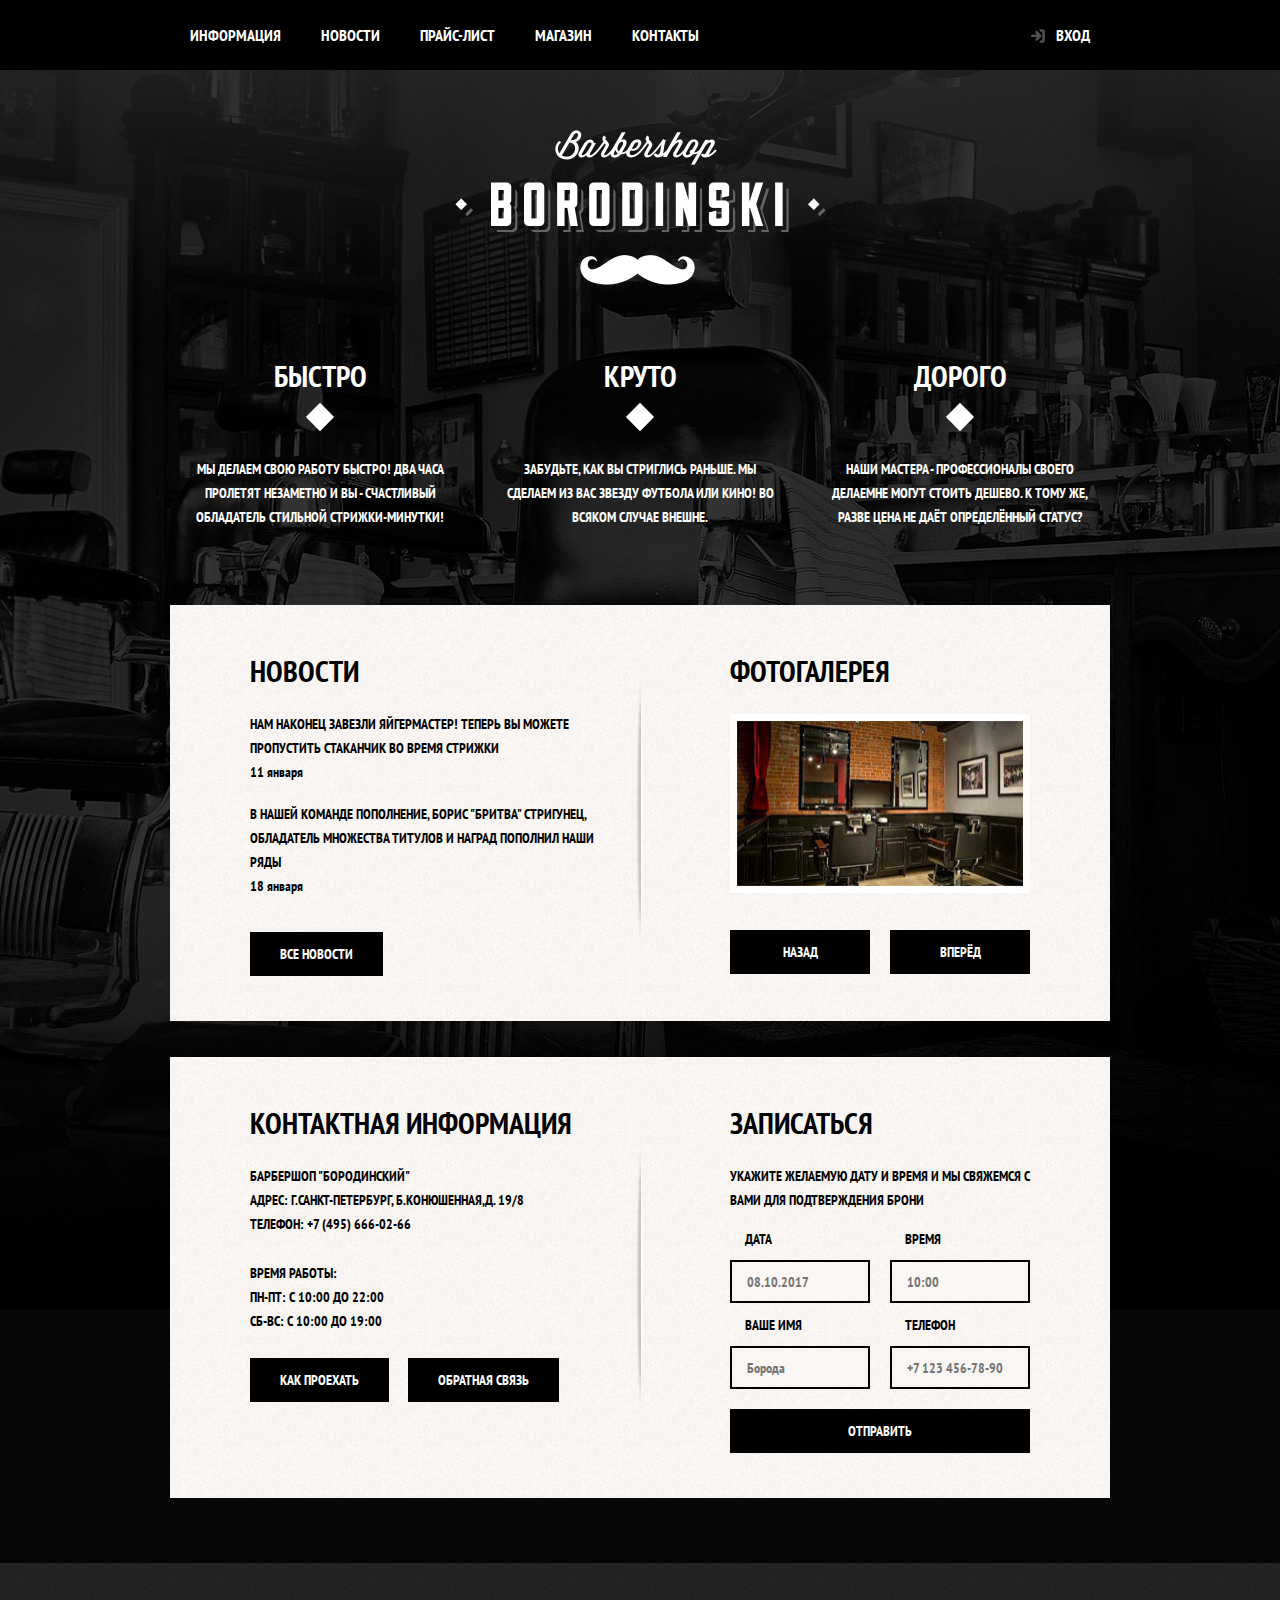
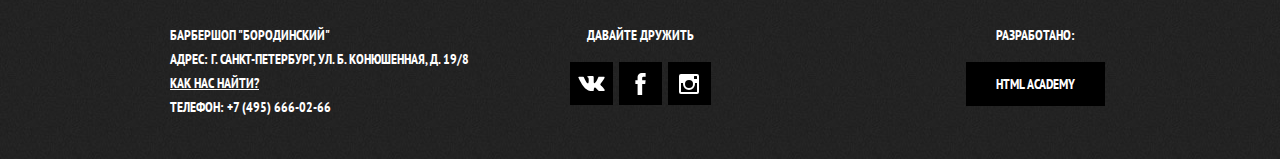
<file: index.html>
<!DOCTYPE HTML>
<html lang="ru">
  <head>
    <meta charset="utf-8">
    <title>Барбершоп "Бородинский"</title>
    <link href="css\normalize.css" rel="stylesheet">
    <link href="css\style.css" rel="stylesheet">
    <link href="https://fonts.googleapis.com/css?family=PT+Sans+Narrow:400,700&amp;subset=cyrillic" rel="stylesheet">
  </head>
  <body>

  <!--- Хедер --->

    <header class="main-header">
      <nav class="main-nav">
        <a class="main-header-logo"><img src="logo/main-logo.png" width="371" height="155"
          alt="Логотип барбершопа Бородинский"></a>
        <div class="main-nav-wrapper">
          <div class="container">
            <ul class="main-nav-list">
              <li><a href="info.html">Информация</a></li>
              <li><a href="news.html">Новости</a></li>
              <li><a href="price.html">Прайс-лист</a></li>
              <li><a href="catalog.html">Магазин</a></li>
              <li><a href="contacts.html">Контакты</a></li>
            </ul>
            <ul class="user-nav-list">
              <li><a class="login-link" href="sign-up">Вход</a></li>
            </ul>
          </div>
        </div>
      </nav>
    </header>

  <!--- Основное содержание --->

    <main class="container">

      <h1 class="visually-hidden">Барбершоп Бородинский</h1>

    <!--- Приимущества --->

      <section class="features">
        <h2 class="visually-hidden">Преимущества</h2>
        <ul class="features-list">
          <li class="features-item">
            <h3>Быстро</h3>
            <p>Мы делаем свою работу быстро! Два часа
            пролетят незаметно и вы - счастливый обладатель
            стильной стрижки-минутки!</p>
          <li class="features-item">
            <h3>Круто</h3>
            <p>Забудьте, как вы стриглись раньше.
            Мы сделаем из вас звезду футбола или кино!
            Во всяком случае внешне.</p>
          </li>
          <li class="features-item">
            <h3>Дорого</h3>
            <p>Наши мастера - профессионалы своего
            делаемне могут стоить дешево.
            К тому же, разве цена
            не даёт определённый статус?</p>
          </li>
        </ul>
      </section>

    <!--- Новости --->

    <div class="index-columns">
      <section class="news">
        <h2>Новости</h2>
        <ul class="news-list">
          <li class="news-item">
            <p>Нам наконец завезли Яйгермастер! Теперь вы можете
              пропустить стаканчик во время стрижки</p>
            <time datetime="2016-01-11">11 января</time>
          </li>
          <li class="news-item">
            <p>В нашей команде пополнение, борис "Бритва"
              стригунец, обладатель множества титулов и
              наград пополнил наши ряды</p>
            <time datetime="2016-01-18">18 января</time>
          </li>
        </ul>
        <a class="button button-news" href="news.html">Все новости</a>
      </section>

    <!--- Галерея --->

      <section class="gallery">
        <h2>Фотогалерея</h2>
        <div class="gallery-items">
          <figure class="gallery-content">
            <a href="#"><img src="img/photo_1.jpg" width="286" height="164"
            alt="Интерьер"></a>
          </figure>
          <button class="button button-gallery button-gallery-back">
            Назад
          </button>
          <button class="button button-gallery button-gallery-next">
            Вперёд
          </button>
        </div>
      </section>
    </div>

    <!--- Контакты --->

    <div class="index-columns">
      <section class="contacts">
        <h2>Контактная информация</h2>
        <p>
           Барбершоп "Бородинский"<br>
           Адрес: г.Санкт-Петербург, Б.Конюшенная,д. 19/8<br>
           телефон: +7 (495) 666-02-66<br>
        </p>
        <p>
          Время работы:<br>
          пн-пт: с 10:00 до 22:00<br>
          сб-вс: с 10:00 до 19:00<br>
        </p>
        <a class="button contacts-button js-find-us" href="map.html">Как проехать</a>
        <a class="button contacts-button" href="contacts.html">Обратная связь</a>
      </section>

    <!--- Запись --->

      <section class="appoinment">
        <h2>Записаться</h2>
        <p class="appoinment-info">Укажите желаемую дату и время и мы свяжемся
          с вами для подтверждения брони</p>
        <form class="appoinment-form" method="post">
          <p class="appoinment-item">
            <label for="appoinment-data">Дата</label>
            <input id="appoinment-data" type="text" name="data" value=""
            placeholder="08.10.2017">
          </p>
          <p class="appoinment-item">
            <label for="appoinment-time">Время</label>
            <input id="appoinment-time" type="text" name="data" value=""
            placeholder="10:00">
          </p>
          <p class="appoinment-item">
            <label for="appoinment-name">Ваше имя</label>
            <input id="appoinment-name" type="text" name="name" value=""
            placeholder="Борода">
          </p>
          <p class="appoinment-item">
            <label for="appoinment-phone">Телефон</label>
            <input id="appoinment-phone" type="tel" name="tel" value=""
            placeholder="+7 123 456-78-90">
          </p>

          <button class="button" type="submit">Отправить</button>

        </form>
      </section>
    </div>
    </main>

  <!--- Подвал --->

      <footer class="main-footer">
        <div class="container">
          <p class="footer-contacts">
            Барбершоп "Бородинский"<br>
            Адрес: г. Санкт-Петербург, ул. Б. Конюшенная, д. 19/8<br>
            <a class="js-find-us" href="map.html">Как нас найти?</a><br>
            Телефон: +7 (495) 666-02-66
          </p>
          <div class="footer-social">
            <b>Давайте дружить</b>
            <ul>
              <li>
                <a class="social-button" href="#">
                  <span class="visually-hidden">Вконтакте</span>
                  <svg xmlns="http://www.w3.org/2000/svg" width="27" height="15" viewBox="0 0 26.14 14.91"><path d="M26 13.47l-.09-.17a13.55 13.55 0 0 0-2.6-3q-.87-.83-1.1-1.12A1 1 0 0 1 22 8a10.27 10.27 0 0 1 1.22-1.78l.88-1.16q2.35-3.13 2-4L26 .94a.8.8 0 0 0-.4-.22 2.14 2.14 0 0 0-.87 0h-3.92a.51.51 0 0 0-.27 0h-.3a.6.6 0 0 0-.15.14.93.93 0 0 0-.14.24 22.22 22.22 0 0 1-1.46 3.06q-.5.84-.93 1.46a7 7 0 0 1-.71.91 4.94 4.94 0 0 1-.52.47q-.23.18-.35.15l-.23-.05a.9.9 0 0 1-.31-.33 1.49 1.49 0 0 1-.16-.53V1.6a3.14 3.14 0 0 0 0-.62 2.12 2.12 0 0 0-.14-.44.73.73 0 0 0-.28-.33 1.57 1.57 0 0 0-.46-.18A9 9 0 0 0 12.57 0a8.93 8.93 0 0 0-3.25.33 1.83 1.83 0 0 0-.52.41q-.25.3-.07.33a1.67 1.67 0 0 1 1.16.59l.08.16a2.6 2.6 0 0 1 .19.63 6.32 6.32 0 0 1 .12 1 10.59 10.59 0 0 1 0 1.7q-.07.71-.13 1.1a2.21 2.21 0 0 1-.18.64 2.69 2.69 0 0 1-.16.3l-.07.07a1 1 0 0 1-.37.07.86.86 0 0 1-.46-.19 3.27 3.27 0 0 1-.56-.52 7 7 0 0 1-.66-.93q-.37-.6-.76-1.42l-.22-.39q-.2-.38-.56-1.11t-.62-1.43A.9.9 0 0 0 5.2.9h-.07a.93.93 0 0 0-.22-.16A1.44 1.44 0 0 0 4.6.65L.87.68A1 1 0 0 0 .1.94L0 1a.44.44 0 0 0 0 .22 1.08 1.08 0 0 0 .08.37Q.9 3.53 1.86 5.31t1.66 2.87Q4.23 9.27 5 10.24t1 1.24l.37.41.34.33a8.06 8.06 0 0 0 1 .78 16.34 16.34 0 0 0 1.4.9 7.6 7.6 0 0 0 1.79.72 6.19 6.19 0 0 0 2 .22h1.57a1.08 1.08 0 0 0 .72-.3l.05-.07a.9.9 0 0 0 .1-.25 1.38 1.38 0 0 0 0-.37 4.48 4.48 0 0 1 .09-1.05 2.77 2.77 0 0 1 .23-.71 1.74 1.74 0 0 1 .29-.4 1.19 1.19 0 0 1 .23-.2h.11a.86.86 0 0 1 .77.21 4.52 4.52 0 0 1 .83.79q.39.47.93 1.05a6.41 6.41 0 0 0 1 .87l.27.16a3.31 3.31 0 0 0 .71.3 1.53 1.53 0 0 0 .76.07l3.48-.05a1.58 1.58 0 0 0 .8-.17.68.68 0 0 0 .34-.37 1.06 1.06 0 0 0 0-.46 1.71 1.71 0 0 0-.1-.36z" fill="#fff"/></svg>
                </a>
              </li>
              <li>
                <a class="social-button" href="#">
                  <span class="visually-hidden">Фейсбук</span>
                  <svg xmlns="http://www.w3.org/2000/svg" width="19" height="22" viewBox="0 0 10.15 21.74"><path d="M3.34 1.12A4.77 4.77 0 0 1 6.53 0h3.61v3.81H7.81a1.07 1.07 0 0 0-1.09.83v2.55h3.42c-.08 1.23-.24 2.45-.41 3.67h-3v10.87H2.21V10.86H0V7.21h2.19V3.66a3.83 3.83 0 0 1 1.15-2.54z" fill="#fff"/></svg>
                </a>
              </li>
              <li>
                <a class="social-button" href="#">
                  <span class="visually-hidden">Инстаграм</span>
                  <svg xmlns="http://www.w3.org/2000/svg" width="20" height="20" viewBox="0 0 20 20"><path d="M18 0H2a2 2 0 0 0-2 2v16a2 2 0 0 0 2 2h16a2 2 0 0 0 2-2V2a2 2 0 0 0-2-2zm-8 6a4 4 0 1 1-4 4 4 4 0 0 1 4-4zM2.5 18a.47.47 0 0 1-.5-.5V9h2.1a3.4 3.4 0 0 0-.1 1 6 6 0 1 0 12 0 3.4 3.4 0 0 0-.1-1H18v8.5a.47.47 0 0 1-.5.5zM18 4.5a.47.47 0 0 1-.5.5h-2a.47.47 0 0 1-.5-.5v-2a.47.47 0 0 1 .5-.5h2a.47.47 0 0 1 .5.5z" fill="#fff"/></svg>
                </a>
              </li>
            </ul>
          </div>
          <p class="footer-copyright">
            <b>Разработано:</b>
            <a class="button" href="http://htmlacademy.ru">
              HTML Academy</a>
          </p>
        </div>
      </footer>

    <!--- Поле входа --->

      <section class="modal modal-login">
        <h2>Личный кабинет</h2>
        <p class="modal-description">Введите свой логин и пароль</p>
        <form class="login-form" method="post">
          <p>
            <label for="user-login" class="visually-hidden">Логин</label>
            <input id="user-login" class="login-icon-user" type="text"
            name="login" placeholder="Логин">
          </p>
          <p>
            <label for="user-password" class="visually-hidden">Пароль</label>
            <input id="user-password" class="login-icon-password" type="password"
            name="password" placeholder="Пароль">
          </p>
          <p class="login-password-info">
            <label class="login-checkbox">
              <input type="checkbox" name="remember" class="visually-hidden">
              <span class="checkbox-indicator"></span>
              Запомните меня
            </label>
            <a class="restore" href="#">Я забыл пароль!</a>
          </p>
          <button class="button" type="submit">Войти</button>
        </form>
        <button class="modal-close"><span class="visually-hidden">Закрыть</span></button>
      </section>

    <!--- Карта --->

      <section class="modal modal-map">
        <h2 class="visually-hidden">Как до нас добраться</h2>
        <p>
          <img src="map\map.jpg" width="766" height="560"
            alt="Офис компании по адресу ул. Большая Конюшенная 19/8, Санкт-Петербург">
        </p>
        <button class="modal-close" type="button"><span class="visually-hidden">Закрыть</span></button>
      </section>

    <script src="js\main.js"></script>

  </body>
</html>
</file>
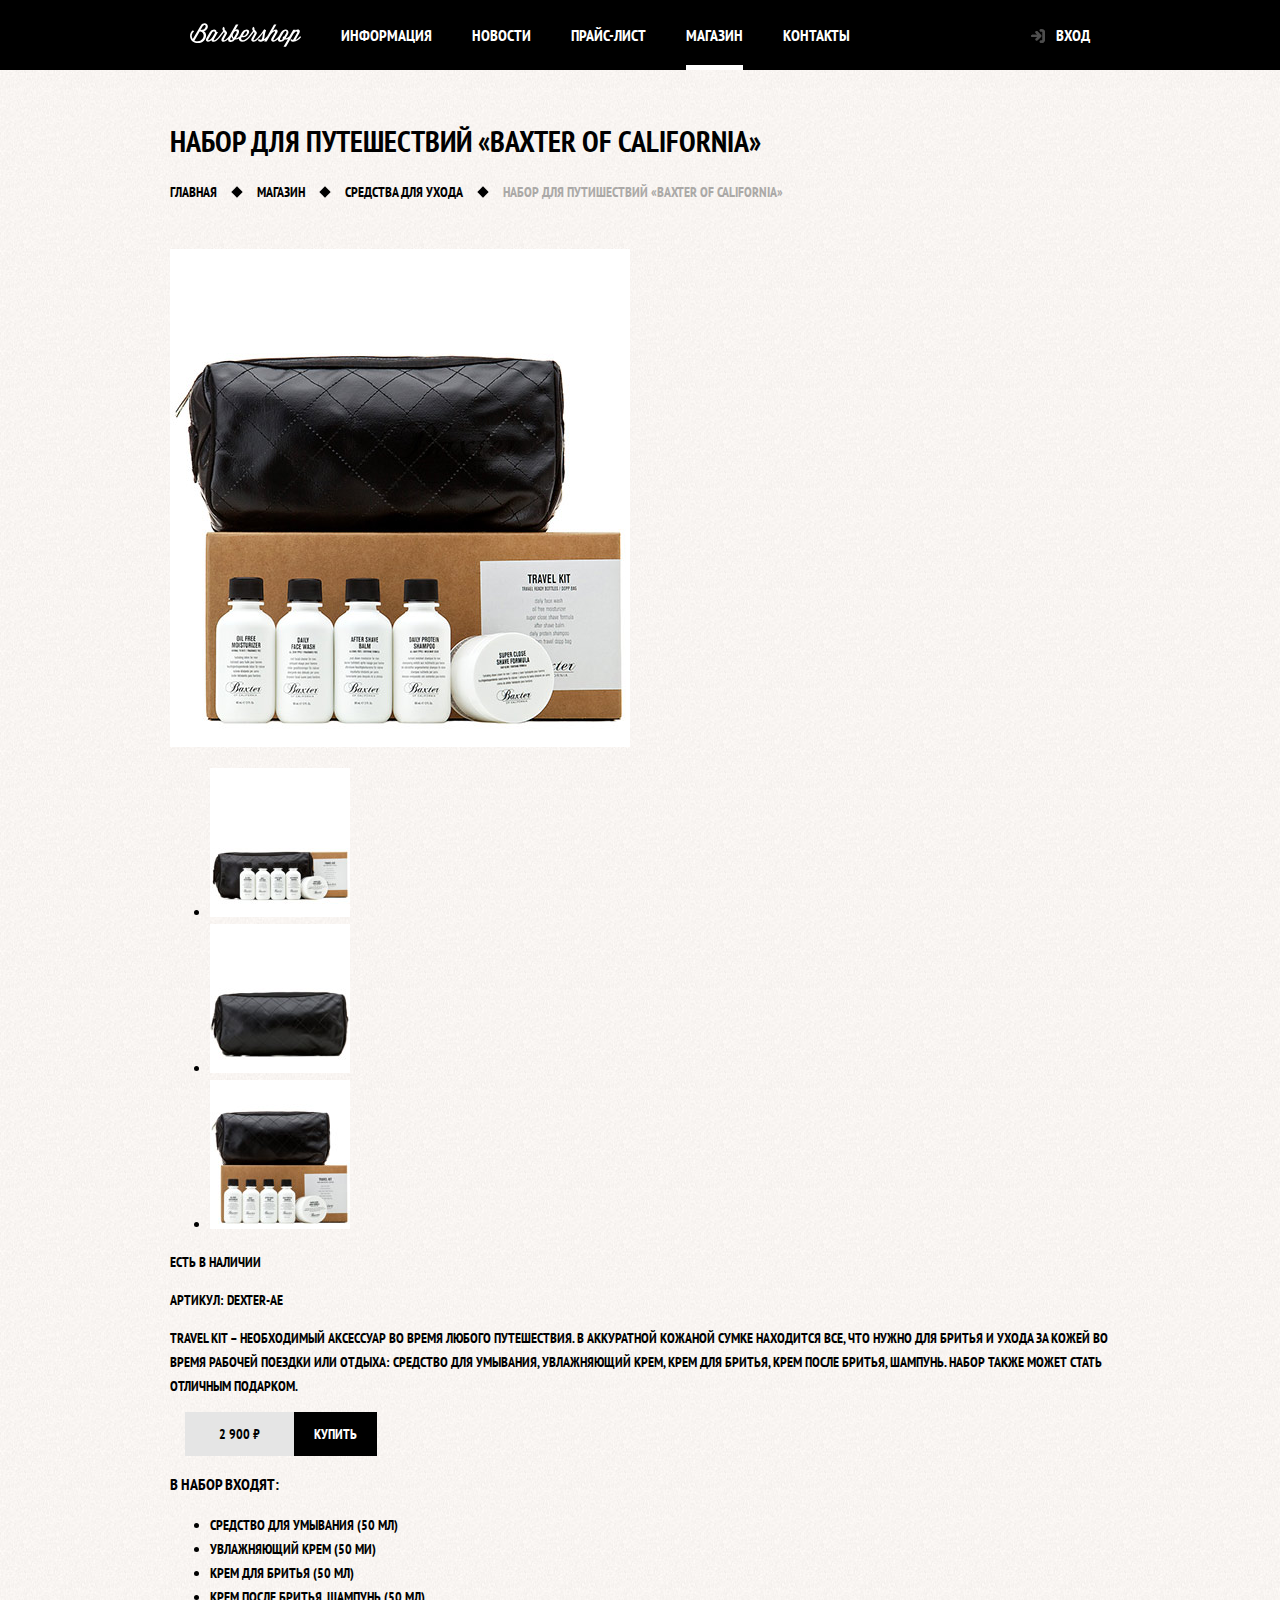
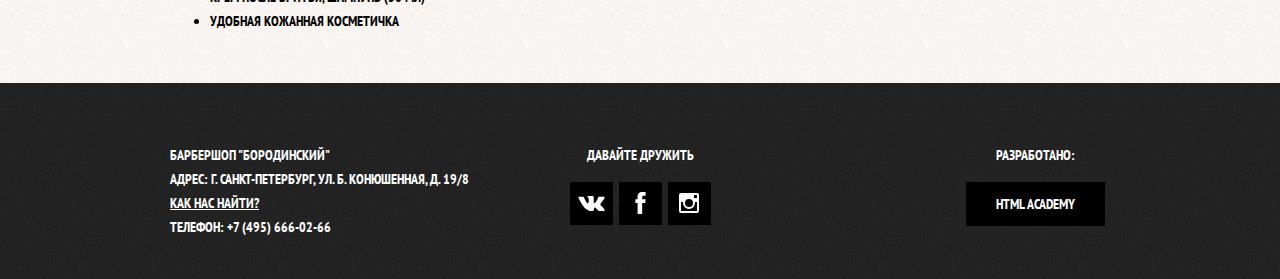
<file: catalog-item.html>
<!DOCTYPE HTML>
<html>
<head>
  <meta charset="utf-8">
  <title>Барбершоп "Бородинский"</title>
  <link href="css\normalize.css" rel="stylesheet">
  <link href="css\style.css" rel="stylesheet">
  <link href="https://fonts.googleapis.com/css?family=PT+Sans+Narrow:400,700&amp;subset=cyrillic" rel="stylesheet">
</head>
<body class="inner-page">

  <!--- Хедер --->

    <header class="main-header">
      <nav class="main-nav container">
        <a class="main-header-logo" href="index.html"><img src="logo/small-logo.svg" width="111" height="24"
          alt="Логотип барбершопа Бородинский"></a>
        <ul class="main-nav-list">
          <li><a href="info.html">Информация</a></li>
          <li><a href="news.html">Новости</a></li>
          <li><a href="price.html">Прайс-лист</a></li>
          <li class="site-nav-current"><a href="catalog.html">Магазин</a></li>
          <li><a href="contacts.html">Контакты</a></li>
        </ul>
        <ul class="user-nav-list">
          <li><a class="login-link" href="sign-up">Вход</a></li>
        </ul>
      </nav>
    </header>


  <!--- Основное содержание --->

    <main class="container">

      <h1 class="page-title">набор для путешествий «Baxter of California»</h1>

      <ul class="breadcrumbs">
        <li><a href="index.html">Главная</a></li>
        <li><a href="catalog.html">Магазин</a></li>
        <li><a href="#">Средства для ухода</a></li>
        <li class="breadcrumbs-current">Набор для путишествий «Baxter of California»</li>
      </ul>

    <!--- Галерея --->

      <section class="product-photo">
        <h2 class="visually-hidden">Фото товара</h2>
        <p class="product-photo-full">
          <img src="catalog-item\product-1\product-big.jpg" width="460" height="498"
            alt="Фото всего набора">
        </p>
        <ul class="product-photo-preview">
          <li>
            <img src="catalog-item\product-1\product-small-1.jpg" width="140" height="149"
              alt="Фото в анфас">
          </li>
          <li>
            <img src="catalog-item\product-1\product-small-2.jpg" width="140" height="149"
              alt="Фото в профиль">
          </li>
          <li>
            <img src="catalog-item\product-1\product-small-3.jpg" width="140" height="149"
              alt="Фото отдельной части">
          </li>
        </ul>
      </section>

    <!--- Описание --->

      <section class="product-info">

        <h2 class="visually-hidden">Описание товара</h2>

        <p class="product-availability">Есть в наличии</p>
        <p class="product-article">Артикул: dexter-ae</p>
        <p class="product-text">
          Travel Kit – необходимый аксессуар во время
          любого путешествия. В аккуратной кожаной сумке находится все, что
          нужно для бритья и ухода за кожей во время рабочей поездки или отдыха:
          средство для умывания, увлажняющий крем, крем для бритья, крем после
          бритья, шампунь. Набор также может стать отличным подарком.
        </p>

        <p class="catalog-item-price">
          <b>2 900 ₽</b>
          <a class="button" href="#">Купить</a>
        </p>

        <h3>В набор входят:</h3>
        <ul>
          <li>Средство для умывания (50 мл)</li>
          <li>Увлажняющий крем (50 ми)</li>
          <li>Крем для бритья (50 мл)</li>
          <li>Крем после бритья, шампунь (50 мл)</li>
          <li>Удобная кожанная косметичка</li>
        </ul>

      </section>

    </main>

      <!--- Подвал --->

      <footer class="main-footer">
        <div class="container">
          <p class="footer-contacts">
            Барбершоп "Бородинский"<br>
            Адрес: г. Санкт-Петербург, ул. Б. Конюшенная, д. 19/8<br>
            <a class="js-find-us" href="map.html">Как нас найти?</a><br>
            Телефон: +7 (495) 666-02-66
          </p>
          <div class="footer-social">
            <b>Давайте дружить</b>
            <ul>
              <li>
                <a class="social-button" href="#">
                  <span class="visually-hidden">Вконтакте</span>
                  <svg xmlns="http://www.w3.org/2000/svg" width="27" height="15" viewBox="0 0 26.14 14.91"><path d="M26 13.47l-.09-.17a13.55 13.55 0 0 0-2.6-3q-.87-.83-1.1-1.12A1 1 0 0 1 22 8a10.27 10.27 0 0 1 1.22-1.78l.88-1.16q2.35-3.13 2-4L26 .94a.8.8 0 0 0-.4-.22 2.14 2.14 0 0 0-.87 0h-3.92a.51.51 0 0 0-.27 0h-.3a.6.6 0 0 0-.15.14.93.93 0 0 0-.14.24 22.22 22.22 0 0 1-1.46 3.06q-.5.84-.93 1.46a7 7 0 0 1-.71.91 4.94 4.94 0 0 1-.52.47q-.23.18-.35.15l-.23-.05a.9.9 0 0 1-.31-.33 1.49 1.49 0 0 1-.16-.53V1.6a3.14 3.14 0 0 0 0-.62 2.12 2.12 0 0 0-.14-.44.73.73 0 0 0-.28-.33 1.57 1.57 0 0 0-.46-.18A9 9 0 0 0 12.57 0a8.93 8.93 0 0 0-3.25.33 1.83 1.83 0 0 0-.52.41q-.25.3-.07.33a1.67 1.67 0 0 1 1.16.59l.08.16a2.6 2.6 0 0 1 .19.63 6.32 6.32 0 0 1 .12 1 10.59 10.59 0 0 1 0 1.7q-.07.71-.13 1.1a2.21 2.21 0 0 1-.18.64 2.69 2.69 0 0 1-.16.3l-.07.07a1 1 0 0 1-.37.07.86.86 0 0 1-.46-.19 3.27 3.27 0 0 1-.56-.52 7 7 0 0 1-.66-.93q-.37-.6-.76-1.42l-.22-.39q-.2-.38-.56-1.11t-.62-1.43A.9.9 0 0 0 5.2.9h-.07a.93.93 0 0 0-.22-.16A1.44 1.44 0 0 0 4.6.65L.87.68A1 1 0 0 0 .1.94L0 1a.44.44 0 0 0 0 .22 1.08 1.08 0 0 0 .08.37Q.9 3.53 1.86 5.31t1.66 2.87Q4.23 9.27 5 10.24t1 1.24l.37.41.34.33a8.06 8.06 0 0 0 1 .78 16.34 16.34 0 0 0 1.4.9 7.6 7.6 0 0 0 1.79.72 6.19 6.19 0 0 0 2 .22h1.57a1.08 1.08 0 0 0 .72-.3l.05-.07a.9.9 0 0 0 .1-.25 1.38 1.38 0 0 0 0-.37 4.48 4.48 0 0 1 .09-1.05 2.77 2.77 0 0 1 .23-.71 1.74 1.74 0 0 1 .29-.4 1.19 1.19 0 0 1 .23-.2h.11a.86.86 0 0 1 .77.21 4.52 4.52 0 0 1 .83.79q.39.47.93 1.05a6.41 6.41 0 0 0 1 .87l.27.16a3.31 3.31 0 0 0 .71.3 1.53 1.53 0 0 0 .76.07l3.48-.05a1.58 1.58 0 0 0 .8-.17.68.68 0 0 0 .34-.37 1.06 1.06 0 0 0 0-.46 1.71 1.71 0 0 0-.1-.36z" fill="#fff"/></svg>
                </a>
              </li>
              <li>
                <a class="social-button" href="#">
                  <span class="visually-hidden">Фейсбук</span>
                  <svg xmlns="http://www.w3.org/2000/svg" width="19" height="22" viewBox="0 0 10.15 21.74"><path d="M3.34 1.12A4.77 4.77 0 0 1 6.53 0h3.61v3.81H7.81a1.07 1.07 0 0 0-1.09.83v2.55h3.42c-.08 1.23-.24 2.45-.41 3.67h-3v10.87H2.21V10.86H0V7.21h2.19V3.66a3.83 3.83 0 0 1 1.15-2.54z" fill="#fff"/></svg>
                </a>
              </li>
              <li>
                <a class="social-button" href="#">
                  <span class="visually-hidden">Инстаграм</span>
                  <svg xmlns="http://www.w3.org/2000/svg" width="20" height="20" viewBox="0 0 20 20"><path d="M18 0H2a2 2 0 0 0-2 2v16a2 2 0 0 0 2 2h16a2 2 0 0 0 2-2V2a2 2 0 0 0-2-2zm-8 6a4 4 0 1 1-4 4 4 4 0 0 1 4-4zM2.5 18a.47.47 0 0 1-.5-.5V9h2.1a3.4 3.4 0 0 0-.1 1 6 6 0 1 0 12 0 3.4 3.4 0 0 0-.1-1H18v8.5a.47.47 0 0 1-.5.5zM18 4.5a.47.47 0 0 1-.5.5h-2a.47.47 0 0 1-.5-.5v-2a.47.47 0 0 1 .5-.5h2a.47.47 0 0 1 .5.5z" fill="#fff"/></svg>
                </a>
              </li>
            </ul>
          </div>
          <p class="footer-copyright">
            <b>Разработано:</b>
            <a class="button" href="http://htmlacademy.ru">
              HTML Academy</a>
          </p>
        </div>
      </footer>

    <!--- Поле входа --->

      <section class="modal modal-login">
        <h2>Личный кабинет</h2>
        <p class="modal-description">Введите свой логин и пароль</p>
        <form class="login-form" method="post">
          <p>
            <label for="user-login" class="visually-hidden">Логин</label>
            <input id="user-login" class="login-icon-user" type="text"
            name="login" placeholder="Логин">
          </p>
          <p>
            <label for="user-password" class="visually-hidden">Пароль</label>
            <input id="user-password" class="login-icon-password" type="password"
            name="password" placeholder="Пароль">
          </p>
          <p class="login-password-info">
            <label class="login-checkbox">
              <input type="checkbox" name="remember" class="visually-hidden">
              <span class="checkbox-indicator"></span>
              Запомните меня
            </label>
            <a class="restore" href="#">Я забыл пароль!</a>
          </p>
          <button class="button" type="submit">Войти</button>
        </form>
        <button class="modal-close"><span class="visually-hidden">Закрыть</span></button>
      </section>

    <!--- Карта --->

      <section class="modal modal-map">
        <h2 class="visually-hidden">Как до нас добраться</h2>
        <p>
          <img src="map\map.jpg" width="766" height="560"
            alt="Офис компании по адресу ул. Большая Конюшенная 19/8, Санкт-Петербург">
        </p>
        <button class="modal-close" type="button"><span class="visually-hidden">Закрыть</span></button>
      </section>
      
    <script src="js\main.js"></script>

  </body>
</html>
</file>
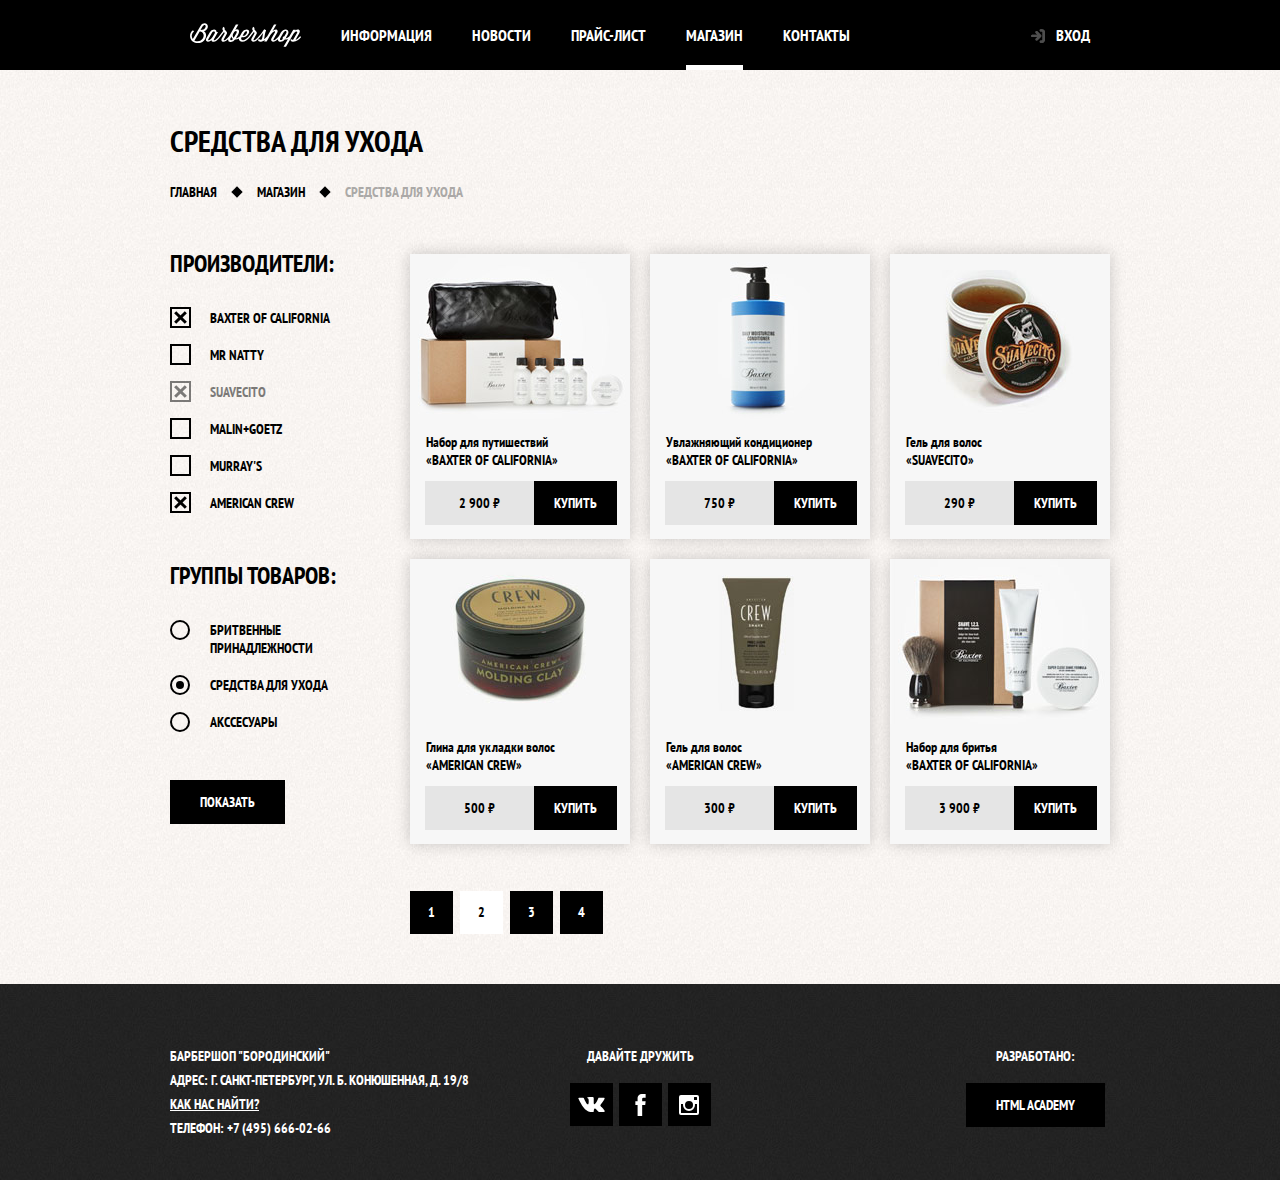
<file: catalog.html>
<!DOCTYPE html>
<html lang="ru">
  <head>
    <meta charset="utf-8">
    <title>Барбершоп "Бородинский"</title>
    <link href="css\normalize.css" rel="stylesheet">
    <link href="css\style.css" rel="stylesheet">
    <link href="https://fonts.googleapis.com/css?family=PT+Sans+Narrow:400,700&amp;subset=cyrillic" rel="stylesheet">
  </head>
  <body class="inner-page">

    <!--- Хедер --->

      <header class="main-header">
        <nav class="main-nav container">
          <a class="main-header-logo" href="index.html"><img src="logo/small-logo.svg" width="111" height="24"
            alt="Логотип барбершопа Бородинский"></a>
          <ul class="main-nav-list">
            <li><a href="info.html">Информация</a></li>
            <li><a href="news.html">Новости</a></li>
            <li><a href="price.html">Прайс-лист</a></li>
            <li class="site-nav-current"><a>Магазин</a></li>
            <li><a href="contacts.html">Контакты</a></li>
          </ul>
          <ul class="user-nav-list">
            <li><a class="login-link" href="sign-up">Вход</a></li>
          </ul>
        </nav>
      </header>


    <!--- Основное содержание --->

      <main class="container">

        <h1 class="page-title">Средства для ухода</h1>

        <ul class="breadcrumbs">
          <li><a href="index.html">Главная</a></li>
          <li><a href="catalog.html">Магазин</a></li>
          <li class="breadcrumbs-current">Средства для ухода</li>
        </ul>

      <!--- Фильтрр --->

      <div class="catalog-column">
        <section class="filters">
          <h2 class="visually-hidden">Фильтр товаров</h2>
          <form class="filter" action="index.html" method="get">

            <fieldset>
              <legend>Производители:</legend>
              <ul>
                <li class="filter-option">
                  <label class="filter-checkbox">
                    <input class="visually-hidden filter-input filter-input-checkbox"
                      type="checkbox" name="baxter-of-california" checked>
                    <sapn class="filter-checkbox-indicator"></sapn>
                    <span class="filter-checkbox-text">Baxter of California</span>
                  </label>
                </li>
                <li class="filter-option">
                  <label class="filter-checkbox">
                    <input class="visually-hidden filter-input filter-input-checkbox"
                      type="checkbox" name="mr-natty">
                    <sapn class="filter-checkbox-indicator"></sapn>
                    <span class="filter-checkbox-text">Mr Natty</span>
                  </label>
                </li>
                <li class="filter-option">
                  <label class="filter-checkbox">
                    <input class="visually-hidden filter-input filter-input-checkbox"
                      type="checkbox" name="suavecito" checked disabled>
                    <sapn class="filter-checkbox-indicator"></sapn>
                    <span class="filter-checkbox-text">Suavecito</span>
                  </label>
                </li>
                <li class="filter-option">
                  <label class="filter-checkbox">
                    <input class="visually-hidden filter-input filter-input-checkbox"
                      type="checkbox" name="malin-goetz">
                    <sapn class="filter-checkbox-indicator"></sapn>
                    <span class="filter-checkbox-text">Malin+Goetz</span>
                  </label>
                </li>
                <li class="filter-option">
                  <label class="filter-checkbox">
                    <input class="visually-hidden filter-input filter-input-checkbox"
                      type="checkbox" name="marrys">
                    <sapn class="filter-checkbox-indicator"></sapn>
                    <span class="filter-checkbox-text">Murray's</span>
                  </label>
                </li>
                <li class="filter-option">
                  <label class="filter-checkbox">
                    <input class="visually-hidden filter-input filter-input-checkbox"
                      type="checkbox" name="american-crew" checked>
                    <sapn class="filter-checkbox-indicator"></sapn>
                    <span class="filter-checkbox-text">American crew</span>
                  </label>
                </li>
              </ul>
            </fieldset>

            <fieldset>
              <legend>Группы товаров:</legend>
              <ul>
                <li class="filter-option">
                  <label class="filter-radio">
                    <input class="visually-hidden filter-input filter-input-radio"
                      type="radio" name="product-group" value="shaving">
                    <span class="filter-radio-indicator"></span>
                    <span class="filter-radio-text">Бритвенные принадлежности</span>
                  </label>
                </li>
                <li class="filter-option">
                  <label class="filter-radio">
                    <input class="visually-hidden filter-input filter-input-radio"
                      type="radio" name="product-group" value="hair-care" checked>
                    <span class="filter-radio-indicator"></span>
                    <span class="filter-radio-text">Средства для ухода</span>
                  </label>
                </li>
                <li class="filter-option">
                  <label class="filter-radio">
                    <input class="visually-hidden filter-input filter-input-radio"
                      type="radio" name="product-group" value="accessories">
                    <span class="filter-radio-indicator"></span>
                    <span class="filter-radio-text">Акссесуары</span>
                  </label>
                </li>
              </ul>
            </fieldset>
            <button type="submit" class="button filter-button">Показать</button>
          </form>

        </section>

      <!--- Список товаров --->

        <section class="catalog">

          <h2 class="visually-hidden">Список средств для ухода</h2>

          <ul class="catalog-list">

            <li class="catalog-item">
              <a class="catalog-item-wrapper" href="catalog-item.html">
                <h3>
                  <p>
                    <span class="catalog-category">Набор для путишествий</span>
                    <span class="catalog-item-title">«Baxter of California»</span>
                  </p>
                </h3>
                <p class="catalog-item-image">
                  <img src="catalog-item\product-1.jpg" width="220" height="165"
                  alt="Набор для путишествий «Baxter of California»">
                </p>
                <p class="catalog-item-price">
                  <b>2 900 ₽</b>
                  <a class="button" href="#">Купить</a>
                </p>
              </a>
            </li>

            <li class="catalog-item">
              <a class="catalog-item-wrapper" href="catalog-item.html">
                <h3>
                  <p>
                    <span class="catalog-category">Увлажняющий кондиционер</span>
                    <span class="catalog-item-title">«Baxter of California»</span>
                  </p>
                </h3>
                <p class="catalog-item-image">
                  <img src="catalog-item\product-2.jpg" width="220" height="165"
                    alt="Увлажняющий кондиционер «Baxter of California»">
                </p>
                <p class="catalog-item-price">
                  <b>750 ₽</b>
                  <a class="button" href="#">Купить</a>
                </p>
              </a>
            </li>

            <li class="catalog-item">
              <a class="catalog-item-wrapper" href="catalog-item.html">
                <h3>
                  <p>
                    <span class="catalog-category">Гель для волос</span>
                    <span class="catalog-item-title">«SUAVECITO»</span>
                  </p>
                </h3>
                <p class="catalog-item-image">
                  <img src="catalog-item\product-3.jpg" width="220" height="165"
                    alt="Гель для волос «SUAVECITO»">
                </p>
                <p class="catalog-item-price">
                  <b>290 ₽</b>
                  <a class="button" href="#">Купить</a>
                </p>
              </a>
            </li>

            <li class="catalog-item">
              <a class="catalog-item-wrapper" href="catalog-item.html">
                <h3>
                  <p>
                    <span class="catalog-category">Глина для укладки волос</span>
                    <span class="catalog-item-title">«American crew»</span>
                  </p>
                </h3>
                <p class="catalog-item-image">
                  <img src="catalog-item\product-4.jpg" width="220" height="165"
                    alt="Глина для укладки волос «American crew»">
                </p>
                <p class="catalog-item-price">
                  <b>500 ₽</b>
                  <a class="button" href="#">Купить</a>
                </p>
              </a>
            </li>

            <li class="catalog-item">
              <a class="catalog-item-wrapper" href="catalog-item.html">
                <h3>
                  <p>
                    <span class="catalog-category">Гель для волос</span>
                    <span class="catalog-item-title">«American crew»</span>
                  </p>
                </h3>
                <p class="catalog-item-image">
                  <img src="catalog-item\product-5.jpg" width="220" height="165"
                    alt="Гель для волос «AMERICAN CREW»">
                </p>
                <p class="catalog-item-price">
                  <b>300 ₽</b>
                  <a class="button" href="#">Купить</a>
                </p>
              </a>
            </li>

            <li class="catalog-item">
              <a class="catalog-item-wrapper" href="catalog-item.html">
                <h3>
                  <p>
                    <span class="catalog-category">Набор для бритья</span>
                    <span class="catalog-item-title">«Baxter of California»</span>
                  </p>
                </h3>
                <p class="catalog-item-image">
                  <img src="catalog-item\product-6.jpg" width="220" height="165"
                    alt="Набор для бритья «Baxter of California»">
                </p>
                <p class="catalog-item-price">
                  <b>3 900 ₽</b>
                  <a class="button" href="#">Купить</a>
                </p>
              </a>
            </li>

          </ul>

          <ul class="pagination-list">
            <li class="pagination-ltem"><a href="#">1</a></li>
            <li class="pagination-ltem pagination-ltem-current"><a>2</a></li>
            <li class="pagination-ltem"><a href="#">3</a></li>
            <li class="pagination-ltem"><a href="#">4</a></li>
          </ul>
        </section>
      </div>

      </main>

      <!--- Подвал --->

      <footer class="main-footer">
        <div class="container">
          <p class="footer-contacts">
            Барбершоп "Бородинский"<br>
            Адрес: г. Санкт-Петербург, ул. Б. Конюшенная, д. 19/8<br>
            <a class="js-find-us" href="map.html">Как нас найти?</a><br>
            Телефон: +7 (495) 666-02-66
          </p>
          <div class="footer-social">
            <b>Давайте дружить</b>
            <ul>
              <li>
                <a class="social-button" href="#">
                  <span class="visually-hidden">Вконтакте</span>
                  <svg xmlns="http://www.w3.org/2000/svg" width="27" height="15" viewBox="0 0 26.14 14.91"><path d="M26 13.47l-.09-.17a13.55 13.55 0 0 0-2.6-3q-.87-.83-1.1-1.12A1 1 0 0 1 22 8a10.27 10.27 0 0 1 1.22-1.78l.88-1.16q2.35-3.13 2-4L26 .94a.8.8 0 0 0-.4-.22 2.14 2.14 0 0 0-.87 0h-3.92a.51.51 0 0 0-.27 0h-.3a.6.6 0 0 0-.15.14.93.93 0 0 0-.14.24 22.22 22.22 0 0 1-1.46 3.06q-.5.84-.93 1.46a7 7 0 0 1-.71.91 4.94 4.94 0 0 1-.52.47q-.23.18-.35.15l-.23-.05a.9.9 0 0 1-.31-.33 1.49 1.49 0 0 1-.16-.53V1.6a3.14 3.14 0 0 0 0-.62 2.12 2.12 0 0 0-.14-.44.73.73 0 0 0-.28-.33 1.57 1.57 0 0 0-.46-.18A9 9 0 0 0 12.57 0a8.93 8.93 0 0 0-3.25.33 1.83 1.83 0 0 0-.52.41q-.25.3-.07.33a1.67 1.67 0 0 1 1.16.59l.08.16a2.6 2.6 0 0 1 .19.63 6.32 6.32 0 0 1 .12 1 10.59 10.59 0 0 1 0 1.7q-.07.71-.13 1.1a2.21 2.21 0 0 1-.18.64 2.69 2.69 0 0 1-.16.3l-.07.07a1 1 0 0 1-.37.07.86.86 0 0 1-.46-.19 3.27 3.27 0 0 1-.56-.52 7 7 0 0 1-.66-.93q-.37-.6-.76-1.42l-.22-.39q-.2-.38-.56-1.11t-.62-1.43A.9.9 0 0 0 5.2.9h-.07a.93.93 0 0 0-.22-.16A1.44 1.44 0 0 0 4.6.65L.87.68A1 1 0 0 0 .1.94L0 1a.44.44 0 0 0 0 .22 1.08 1.08 0 0 0 .08.37Q.9 3.53 1.86 5.31t1.66 2.87Q4.23 9.27 5 10.24t1 1.24l.37.41.34.33a8.06 8.06 0 0 0 1 .78 16.34 16.34 0 0 0 1.4.9 7.6 7.6 0 0 0 1.79.72 6.19 6.19 0 0 0 2 .22h1.57a1.08 1.08 0 0 0 .72-.3l.05-.07a.9.9 0 0 0 .1-.25 1.38 1.38 0 0 0 0-.37 4.48 4.48 0 0 1 .09-1.05 2.77 2.77 0 0 1 .23-.71 1.74 1.74 0 0 1 .29-.4 1.19 1.19 0 0 1 .23-.2h.11a.86.86 0 0 1 .77.21 4.52 4.52 0 0 1 .83.79q.39.47.93 1.05a6.41 6.41 0 0 0 1 .87l.27.16a3.31 3.31 0 0 0 .71.3 1.53 1.53 0 0 0 .76.07l3.48-.05a1.58 1.58 0 0 0 .8-.17.68.68 0 0 0 .34-.37 1.06 1.06 0 0 0 0-.46 1.71 1.71 0 0 0-.1-.36z" fill="#fff"/></svg>
                </a>
              </li>
              <li>
                <a class="social-button" href="#">
                  <span class="visually-hidden">Фейсбук</span>
                  <svg xmlns="http://www.w3.org/2000/svg" width="19" height="22" viewBox="0 0 10.15 21.74"><path d="M3.34 1.12A4.77 4.77 0 0 1 6.53 0h3.61v3.81H7.81a1.07 1.07 0 0 0-1.09.83v2.55h3.42c-.08 1.23-.24 2.45-.41 3.67h-3v10.87H2.21V10.86H0V7.21h2.19V3.66a3.83 3.83 0 0 1 1.15-2.54z" fill="#fff"/></svg>
                </a>
              </li>
              <li>
                <a class="social-button" href="#">
                  <span class="visually-hidden">Инстаграм</span>
                  <svg xmlns="http://www.w3.org/2000/svg" width="20" height="20" viewBox="0 0 20 20"><path d="M18 0H2a2 2 0 0 0-2 2v16a2 2 0 0 0 2 2h16a2 2 0 0 0 2-2V2a2 2 0 0 0-2-2zm-8 6a4 4 0 1 1-4 4 4 4 0 0 1 4-4zM2.5 18a.47.47 0 0 1-.5-.5V9h2.1a3.4 3.4 0 0 0-.1 1 6 6 0 1 0 12 0 3.4 3.4 0 0 0-.1-1H18v8.5a.47.47 0 0 1-.5.5zM18 4.5a.47.47 0 0 1-.5.5h-2a.47.47 0 0 1-.5-.5v-2a.47.47 0 0 1 .5-.5h2a.47.47 0 0 1 .5.5z" fill="#fff"/></svg>
                </a>
              </li>
            </ul>
          </div>
          <p class="footer-copyright">
            <b>Разработано:</b>
            <a class="button" href="http://htmlacademy.ru">
              HTML Academy</a>
          </p>
        </div>
      </footer>

    <!--- Поле входа --->

      <section class="modal modal-login">
        <h2>Личный кабинет</h2>
        <p class="modal-description">Введите свой логин и пароль</p>
        <form class="login-form" method="post">
          <p>
            <label for="user-login" class="visually-hidden">Логин</label>
            <input id="user-login" class="login-icon-user" type="text"
            name="login" placeholder="Логин">
          </p>
          <p>
            <label for="user-password" class="visually-hidden">Пароль</label>
            <input id="user-password" class="login-icon-password" type="password"
            name="password" placeholder="Пароль">
          </p>
          <p class="login-password-info">
            <label class="login-checkbox">
              <input type="checkbox" name="remember" class="visually-hidden">
              <span class="checkbox-indicator"></span>
              Запомните меня
            </label>
            <a class="restore" href="#">Я забыл пароль!</a>
          </p>
          <button class="button" type="submit">Войти</button>
        </form>
        <button class="modal-close"><span class="visually-hidden">Закрыть</span></button>
      </section>

    <!--- Карта --->

      <section class="modal modal-map">
        <h2 class="visually-hidden">Как до нас добраться</h2>
        <p>
          <img src="map\map.jpg" width="766" height="560"
            alt="Офис компании по адресу ул. Большая Конюшенная 19/8, Санкт-Петербург">
        </p>
        <button class="modal-close" type="button"><span class="visually-hidden">Закрыть</span></button>
      </section>

    <script src="js\main.js"></script>

  </body>
</html>
</file>
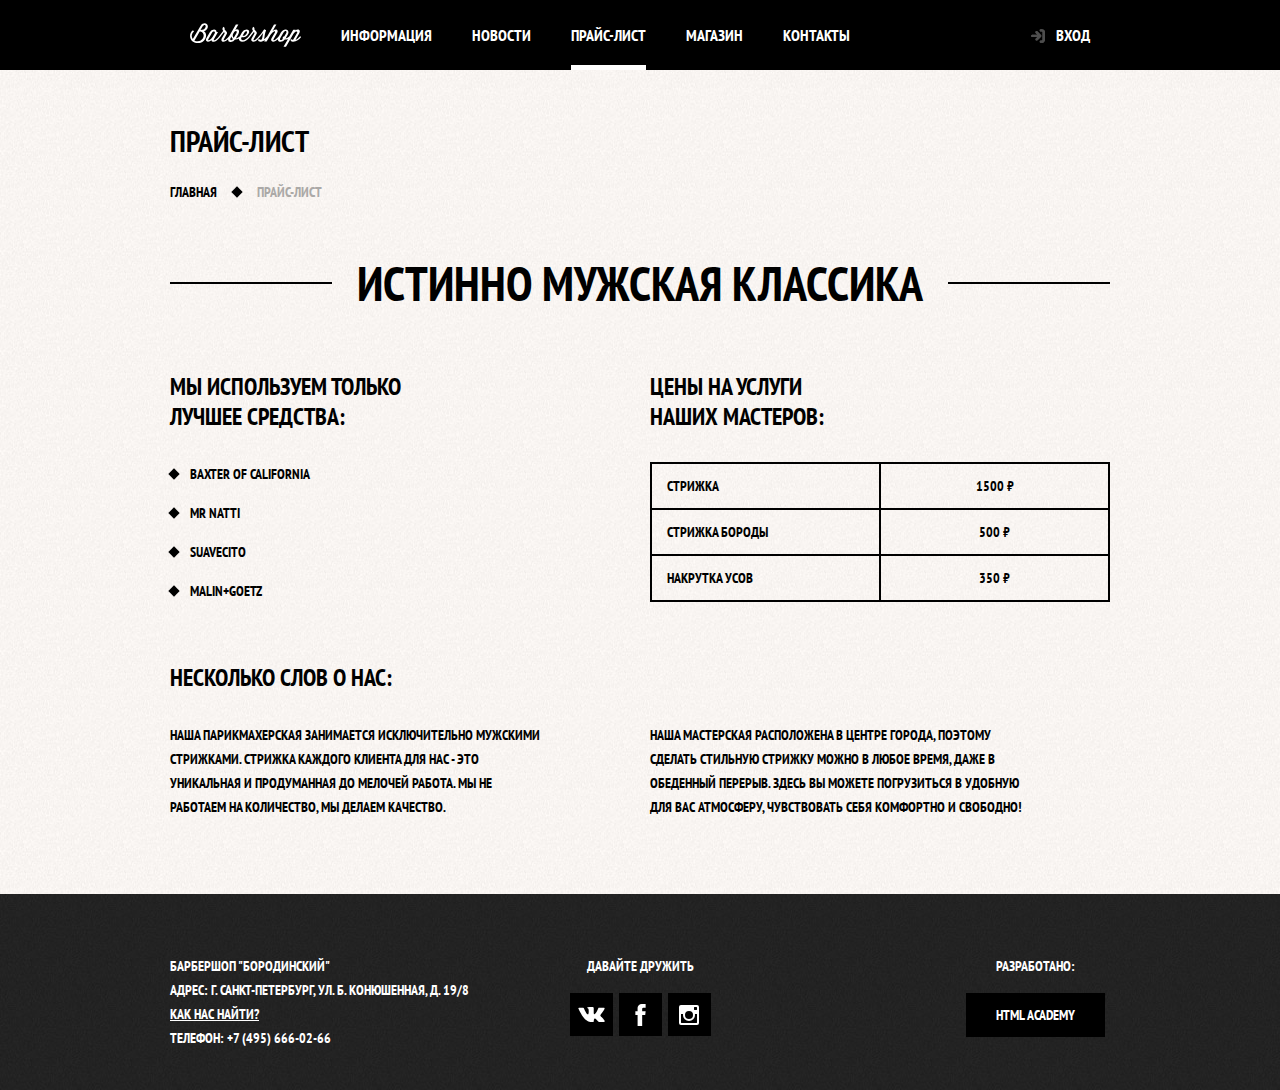
<file: price.html>
<!DOCTYPE html>
<html lang="ru">
  <head>
    <meta charset="utf-8">
    <title>Барбершоп "Бородинский"</title>
    <link href="css\normalize.css" rel="stylesheet">
    <link href="css\style.css" rel="stylesheet">
    <link href="https://fonts.googleapis.com/css?family=PT+Sans+Narrow:400,700&amp;subset=cyrillic" rel="stylesheet">
  </head>
  <body class="inner-page">

    <!--- Хедер --->

      <header class="main-header">
        <nav class="main-nav container">
          <a class="main-header-logo" href="index.html"><img src="logo/small-logo.svg" width="111" height="24"
            alt="Логотип барбершопа Бородинский"></a>
          <ul class="main-nav-list">
            <li><a href="info.html">Информация</a></li>
            <li><a href="news.html">Новости</a></li>
            <li class="site-nav-current"><a>Прайс-лист</a></li>
            <li><a href="catalog.html">Магазин</a></li>
            <li><a href="contacts.html">Контакты</a></li>
          </ul>
          <ul class="user-nav-list">
            <li><a class="login-link" href="sign-up">Вход</a></li>
          </ul>
        </nav>
      </header>

    <!--- Основное содержание --->

      <main class="container">

        <h1 class="page-title">Прайс-лист</h1>

        <ul class="breadcrumbs">
          <li><a href="index.html">Главная</a></li>
          <li class="breadcrumbs-current">Прайс-лист</li>
        </ul>

        <section class="inner-content">

          <h2 class="big-heading">Истинно мужская классика</h2>

          <div class="inner-colums">
            <div class="inner-colums-left">
              <h2>Мы используем только <br> лучшее средства:</h2>
                <ul class="castom-list-1">
                  <li>Baxter of California</li>
                  <li>Mr Natti</li>
                  <li>Suavecito</li>
                  <li>Malin+Goetz</li>
                </ul>
              </div>

              <div class="inner-colums-right">
                <h2>Цены на услуги<br> наших мастеров:</h2>
                  <table class="custom-table-1">
                    <tr>
                      <td>Стрижка</td>
                      <td>1500 ₽</td>
                    </tr>
                    <tr>
                      <td>Стрижка бороды</td>
                      <td>500 ₽</td>
                    </tr>
                    <tr>
                      <td>Накрутка усов</td>
                      <td>350 ₽</td>
                    </tr>
                  </table>
                </div>
              </div>

          <div class="inner-colums">
            <h2>Несколько слов о нас:</h2>
            <div class="inner-colums-left">
              <p class="short-text">Наша парикмахерская занимается исключительно мужскими стрижками.
                Стрижка каждого клиента для нас - это уникальная и продуманная до
                мелочей работа. Мы не работаем на количество, мы делаем качество.</p>
            </div>
            <div class="inner-colums-right">
              <p class="short-text">Наша мастерская расположена в центре города, поэтому сделать
                стильную стрижку можно в любое время, даже в обеденный перерыв.
                Здесь вы можете погрузиться в удобную для вас атмосферу, чувствовать
                себя комфортно и свободно!</p>
            </div>
          </div>

        </section>

      </main>

    <!--- Подвал --->

    <footer class="main-footer">
      <div class="container">
        <p class="footer-contacts">
          Барбершоп "Бородинский"<br>
          Адрес: г. Санкт-Петербург, ул. Б. Конюшенная, д. 19/8<br>
          <a class="js-find-us" href="map.html">Как нас найти?</a><br>
          Телефон: +7 (495) 666-02-66
        </p>
        <div class="footer-social">
          <b>Давайте дружить</b>
          <ul>
            <li>
              <a class="social-button" href="#">
                <span class="visually-hidden">Вконтакте</span>
                <svg xmlns="http://www.w3.org/2000/svg" width="27" height="15" viewBox="0 0 26.14 14.91"><path d="M26 13.47l-.09-.17a13.55 13.55 0 0 0-2.6-3q-.87-.83-1.1-1.12A1 1 0 0 1 22 8a10.27 10.27 0 0 1 1.22-1.78l.88-1.16q2.35-3.13 2-4L26 .94a.8.8 0 0 0-.4-.22 2.14 2.14 0 0 0-.87 0h-3.92a.51.51 0 0 0-.27 0h-.3a.6.6 0 0 0-.15.14.93.93 0 0 0-.14.24 22.22 22.22 0 0 1-1.46 3.06q-.5.84-.93 1.46a7 7 0 0 1-.71.91 4.94 4.94 0 0 1-.52.47q-.23.18-.35.15l-.23-.05a.9.9 0 0 1-.31-.33 1.49 1.49 0 0 1-.16-.53V1.6a3.14 3.14 0 0 0 0-.62 2.12 2.12 0 0 0-.14-.44.73.73 0 0 0-.28-.33 1.57 1.57 0 0 0-.46-.18A9 9 0 0 0 12.57 0a8.93 8.93 0 0 0-3.25.33 1.83 1.83 0 0 0-.52.41q-.25.3-.07.33a1.67 1.67 0 0 1 1.16.59l.08.16a2.6 2.6 0 0 1 .19.63 6.32 6.32 0 0 1 .12 1 10.59 10.59 0 0 1 0 1.7q-.07.71-.13 1.1a2.21 2.21 0 0 1-.18.64 2.69 2.69 0 0 1-.16.3l-.07.07a1 1 0 0 1-.37.07.86.86 0 0 1-.46-.19 3.27 3.27 0 0 1-.56-.52 7 7 0 0 1-.66-.93q-.37-.6-.76-1.42l-.22-.39q-.2-.38-.56-1.11t-.62-1.43A.9.9 0 0 0 5.2.9h-.07a.93.93 0 0 0-.22-.16A1.44 1.44 0 0 0 4.6.65L.87.68A1 1 0 0 0 .1.94L0 1a.44.44 0 0 0 0 .22 1.08 1.08 0 0 0 .08.37Q.9 3.53 1.86 5.31t1.66 2.87Q4.23 9.27 5 10.24t1 1.24l.37.41.34.33a8.06 8.06 0 0 0 1 .78 16.34 16.34 0 0 0 1.4.9 7.6 7.6 0 0 0 1.79.72 6.19 6.19 0 0 0 2 .22h1.57a1.08 1.08 0 0 0 .72-.3l.05-.07a.9.9 0 0 0 .1-.25 1.38 1.38 0 0 0 0-.37 4.48 4.48 0 0 1 .09-1.05 2.77 2.77 0 0 1 .23-.71 1.74 1.74 0 0 1 .29-.4 1.19 1.19 0 0 1 .23-.2h.11a.86.86 0 0 1 .77.21 4.52 4.52 0 0 1 .83.79q.39.47.93 1.05a6.41 6.41 0 0 0 1 .87l.27.16a3.31 3.31 0 0 0 .71.3 1.53 1.53 0 0 0 .76.07l3.48-.05a1.58 1.58 0 0 0 .8-.17.68.68 0 0 0 .34-.37 1.06 1.06 0 0 0 0-.46 1.71 1.71 0 0 0-.1-.36z" fill="#fff"/></svg>
              </a>
            </li>
            <li>
              <a class="social-button" href="#">
                <span class="visually-hidden">Фейсбук</span>
                <svg xmlns="http://www.w3.org/2000/svg" width="19" height="22" viewBox="0 0 10.15 21.74"><path d="M3.34 1.12A4.77 4.77 0 0 1 6.53 0h3.61v3.81H7.81a1.07 1.07 0 0 0-1.09.83v2.55h3.42c-.08 1.23-.24 2.45-.41 3.67h-3v10.87H2.21V10.86H0V7.21h2.19V3.66a3.83 3.83 0 0 1 1.15-2.54z" fill="#fff"/></svg>
              </a>
            </li>
            <li>
              <a class="social-button" href="#">
                <span class="visually-hidden">Инстаграм</span>
                <svg xmlns="http://www.w3.org/2000/svg" width="20" height="20" viewBox="0 0 20 20"><path d="M18 0H2a2 2 0 0 0-2 2v16a2 2 0 0 0 2 2h16a2 2 0 0 0 2-2V2a2 2 0 0 0-2-2zm-8 6a4 4 0 1 1-4 4 4 4 0 0 1 4-4zM2.5 18a.47.47 0 0 1-.5-.5V9h2.1a3.4 3.4 0 0 0-.1 1 6 6 0 1 0 12 0 3.4 3.4 0 0 0-.1-1H18v8.5a.47.47 0 0 1-.5.5zM18 4.5a.47.47 0 0 1-.5.5h-2a.47.47 0 0 1-.5-.5v-2a.47.47 0 0 1 .5-.5h2a.47.47 0 0 1 .5.5z" fill="#fff"/></svg>
              </a>
            </li>
          </ul>
        </div>
        <p class="footer-copyright">
          <b>Разработано:</b>
          <a class="button" href="http://htmlacademy.ru">
            HTML Academy</a>
        </p>
      </div>
    </footer>

        <!--- Поле входа --->

          <section class="modal modal-login">
            <h2>Личный кабинет</h2>
            <p class="modal-description">Введите свой логин и пароль</p>
            <form class="login-form" action="" method="post">
              <p>
                <label for="user-login" class="visually-hidden">Логин</label>
                <input id="user-login" class="login-icon-user" type="text"
                name="login" placeholder="Логин">
              </p>
              <p>
                <label for="user-password" class="visually-hidden">Пароль</label>
                <input id="user-password" class="login-icon-password" type="password"
                name="password" placeholder="Пароль">
              </p>
              <p class="login-password-info">
                <label class="login-checkbox">
                  <input type="checkbox" name="remember" class="visually-hidden">
                  <span class="checkbox-indicator"></span>
                  Запомните меня
                </label>
                <a class="restore" href="#">Я забыл пароль!</a>
              </p>
              <button class="button" type="submit">Войти</button>
            </form>
            <button class="modal-close"><span class="visually-hidden">Закрыть</span></button>
          </section>

        <!--- Карта --->

          <section class="modal modal-map">
            <h2 class="visually-hidden">Как до нас добраться</h2>
            <p>
              <img src="map\map.jpg" width="766" height="560"
                alt="Офис компании по адресу ул. Большая Конюшенная 19/8, Санкт-Петербург">
            </p>
            <button class="modal-close" type="button"><span class="visually-hidden">Закрыть</span></button>
          </section>

        <script src="js\main.js"></script>

      </body>
    </html>
</file>
